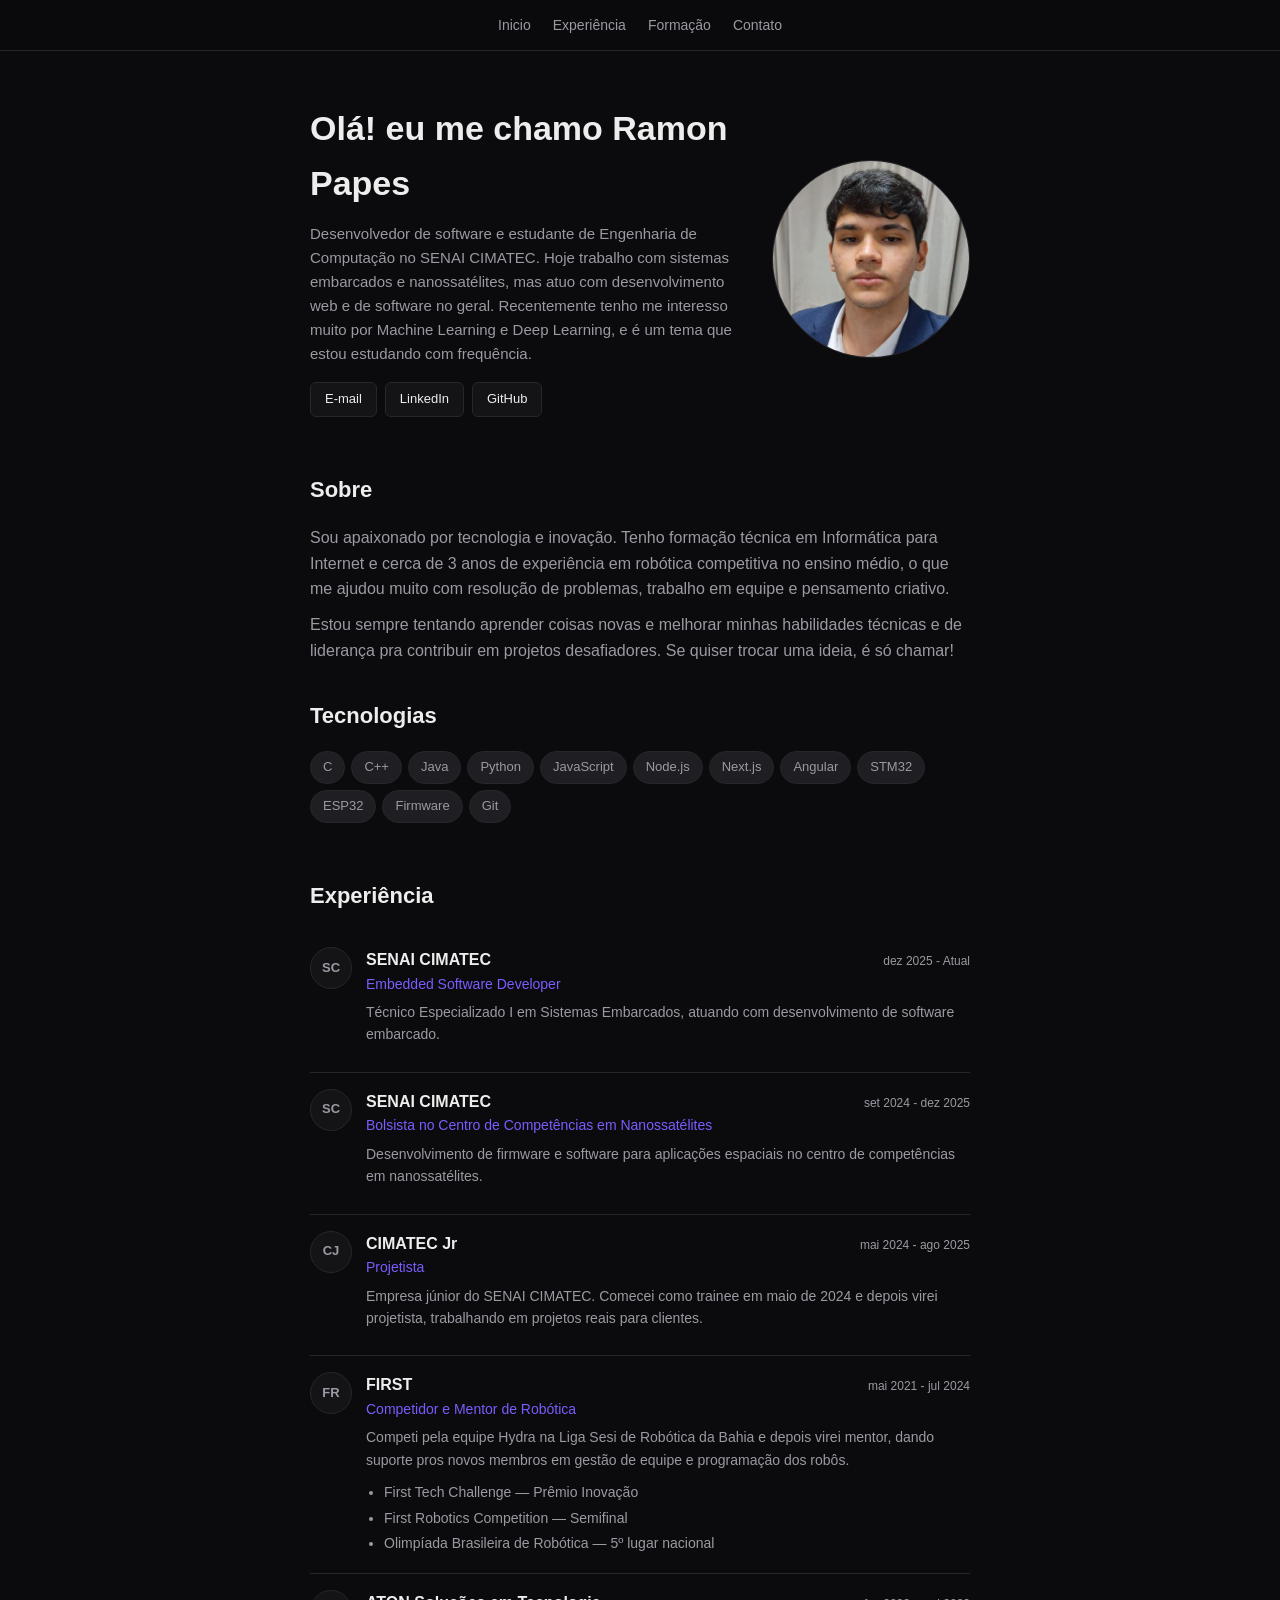
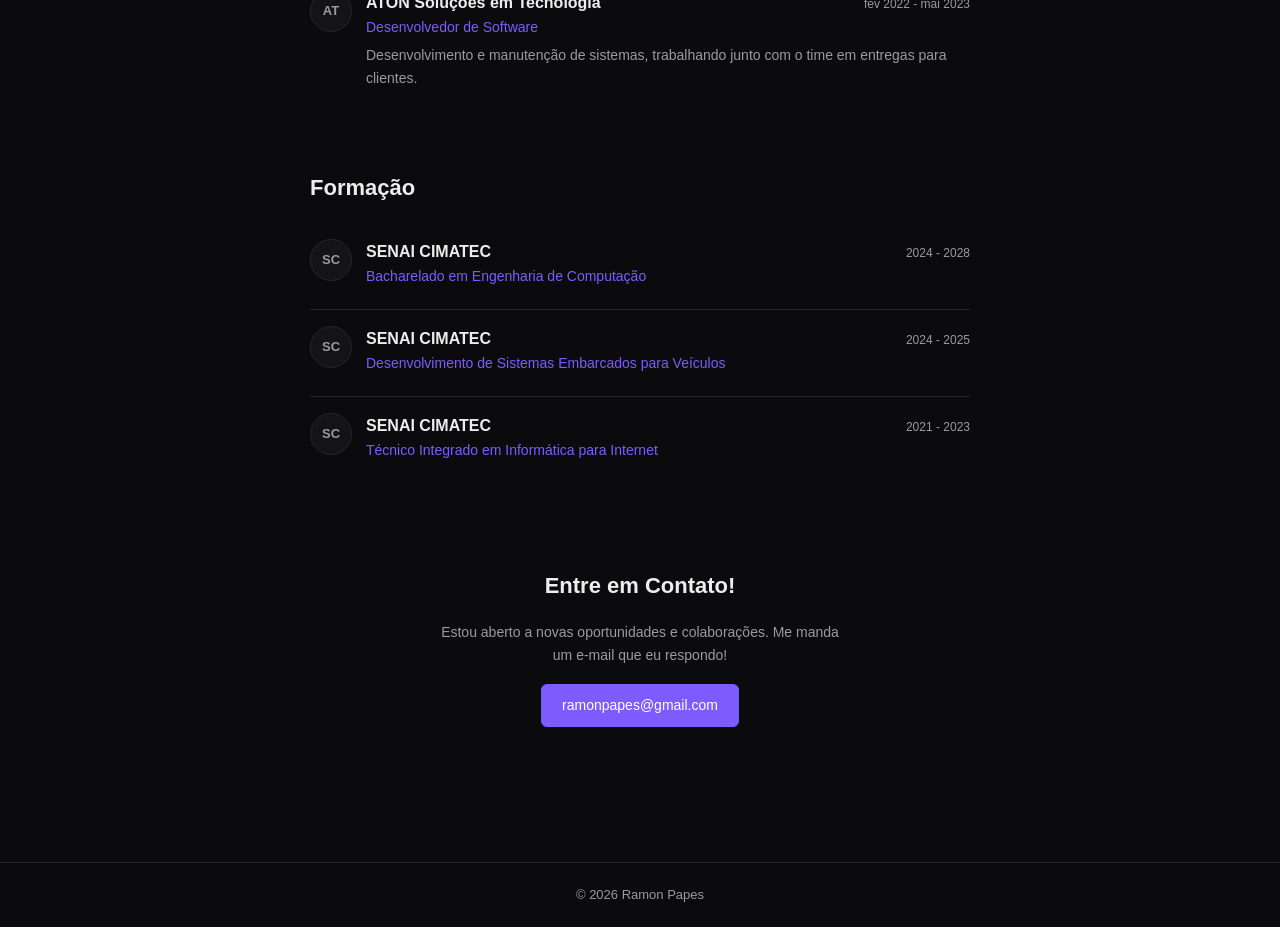
<file: index.html>
<!DOCTYPE html>
<html lang="pt-br">

<head>
  <meta charset="UTF-8">
  <meta name="viewport" content="width=device-width, initial-scale=1.0">
  <title>Ramon Papes | Portfolio</title>

  <link rel="stylesheet" href="./src/css/style.css">
</head>

<body>

  <header class="topo">
    <nav class="menu">
      <a href="#inicio">Inicio</a>
      <a href="#experiencia">Experiência</a>
      <a href="#formacao">Formação</a>
      <a href="#contato">Contato</a>
    </nav>
  </header>


  <main class="container" id="inicio">

    <section class="apresentacao">
      <div class="apresentacao-texto">
        <h1>Olá! eu me chamo Ramon Papes</h1>
        <p class="subtitulo">
          Desenvolvedor de software e estudante de Engenharia de Computação
          no SENAI CIMATEC. Hoje trabalho com sistemas embarcados e
          nanossatélites, mas atuo com desenvolvimento web e de software no geral.
          Recentemente tenho me interesso muito por Machine Learning e Deep Learning,
          e é um tema que estou estudando com frequência.
        </p>

        <div class="redes">
          <a href="mailto:ramonpapes@gmail.com" class="btn">E-mail</a>
          <a href="https://www.linkedin.com/in/ramonpapes-84308323a" target="_blank" class="btn">LinkedIn</a>
          <a href="https://github.com/RamonPapes" class="btn">GitHub</a>
        </div>
      </div>
      <div class="foto"><img src="assets/profile.png" alt="Foto de Ramon Papes"></div>
    </section>

    <section id="sobre">
      <h2>Sobre</h2>
      <p>
        Sou apaixonado por tecnologia e inovação. Tenho formação técnica em
        Informática para Internet e cerca de 3 anos de experiência em robótica
        competitiva no ensino médio, o que me ajudou muito com resolução de
        problemas, trabalho em equipe e pensamento criativo.
      </p>
      <p>
        Estou sempre tentando aprender coisas novas e melhorar minhas
        habilidades técnicas e de liderança pra contribuir em projetos
        desafiadores. Se quiser trocar uma ideia, é só chamar!
      </p>

      <h2 class="titulo-skills">Tecnologias</h2>
      <div class="tags tags-grandes">
        <span>C</span>
        <span>C++</span>
        <span>Java</span>
        <span>Python</span>
        <span>JavaScript</span>
        <span>Node.js</span>
        <span>Next.js</span>
        <span>Angular</span>
        <span>STM32</span>
        <span>ESP32</span>
        <span>Firmware</span>
        <span>Git</span>
      </div>
    </section>


    <section id="experiencia">
      <h2>Experiência</h2>

      <div class="card-exp">
        <div class="logo">SC</div>
        <div class="info">
          <div class="linha-topo">
            <h3>SENAI CIMATEC</h3>
            <span class="data">dez 2025 - Atual</span>
          </div>
          <p class="cargo">Embedded Software Developer</p>
          <p>
            Técnico Especializado I em Sistemas Embarcados, atuando com
            desenvolvimento de software embarcado.
          </p>
        </div>
      </div>

      <div class="card-exp">
        <div class="logo">SC</div>
        <div class="info">
          <div class="linha-topo">
            <h3>SENAI CIMATEC</h3>
            <span class="data">set 2024 - dez 2025</span>
          </div>
          <p class="cargo">Bolsista no Centro de Competências em Nanossatélites</p>
          <p>
            Desenvolvimento de firmware e software para aplicações espaciais
            no centro de competências em nanossatélites.
          </p>
        </div>
      </div>

      <div class="card-exp">
        <div class="logo">CJ</div>
        <div class="info">
          <div class="linha-topo">
            <h3>CIMATEC Jr</h3>
            <span class="data">mai 2024 - ago 2025</span>
          </div>
          <p class="cargo">Projetista</p>
          <p>
            Empresa júnior do SENAI CIMATEC. Comecei como trainee em maio de
            2024 e depois virei projetista, trabalhando em projetos reais
            para clientes.
          </p>
        </div>
      </div>

      <div class="card-exp">
        <div class="logo">FR</div>
        <div class="info">
          <div class="linha-topo">
            <h3>FIRST</h3>
            <span class="data">mai 2021 - jul 2024</span>
          </div>
          <p class="cargo">Competidor e Mentor de Robótica</p>
          <p>
            Competi pela equipe Hydra na Liga Sesi de Robótica da Bahia e
            depois virei mentor, dando suporte pros novos membros em gestão
            de equipe e programação dos robôs.
          </p>
          <ul>
            <li>First Tech Challenge — Prêmio Inovação</li>
            <li>First Robotics Competition — Semifinal</li>
            <li>Olimpíada Brasileira de Robótica — 5º lugar nacional</li>
          </ul>
        </div>
      </div>

      <div class="card-exp">
        <div class="logo">AT</div>
        <div class="info">
          <div class="linha-topo">
            <h3>ATON Soluções em Tecnologia</h3>
            <span class="data">fev 2022 - mai 2023</span>
          </div>
          <p class="cargo">Desenvolvedor de Software</p>
          <p>
            Desenvolvimento e manutenção de sistemas, trabalhando junto com o
            time em entregas para clientes.
          </p>
        </div>
      </div>
    </section>

    <section id="formacao">
      <h2>Formação</h2>

      <div class="card-exp">
        <div class="logo">SC</div>
        <div class="info">
          <div class="linha-topo">
            <h3>SENAI CIMATEC</h3>
            <span class="data">2024 - 2028</span>
          </div>
          <p class="cargo">Bacharelado em Engenharia de Computação</p>
        </div>
      </div>

      <div class="card-exp">
        <div class="logo">SC</div>
        <div class="info">
          <div class="linha-topo">
            <h3>SENAI CIMATEC</h3>
            <span class="data">2024 - 2025</span>
          </div>
          <p class="cargo">Desenvolvimento de Sistemas Embarcados para Veículos</p>
        </div>
      </div>

      <div class="card-exp">
        <div class="logo">SC</div>
        <div class="info">
          <div class="linha-topo">
            <h3>SENAI CIMATEC</h3>
            <span class="data">2021 - 2023</span>
          </div>
          <p class="cargo">Técnico Integrado em Informática para Internet</p>
        </div>
      </div>
    </section>

    <section id="contato" class="contato">
      <h2>Entre em Contato!</h2>
      <p>
        Estou aberto a novas oportunidades e colaborações. Me manda um e-mail
        que eu respondo!
      </p>
      <a href="mailto:ramonpapes@gmail.com" class="btn btn-destaque">ramonpapes@gmail.com</a>
    </section>

  </main>

  <footer>
    <p>© 2026 Ramon Papes</p>
  </footer>

</body>

</html>
</file>
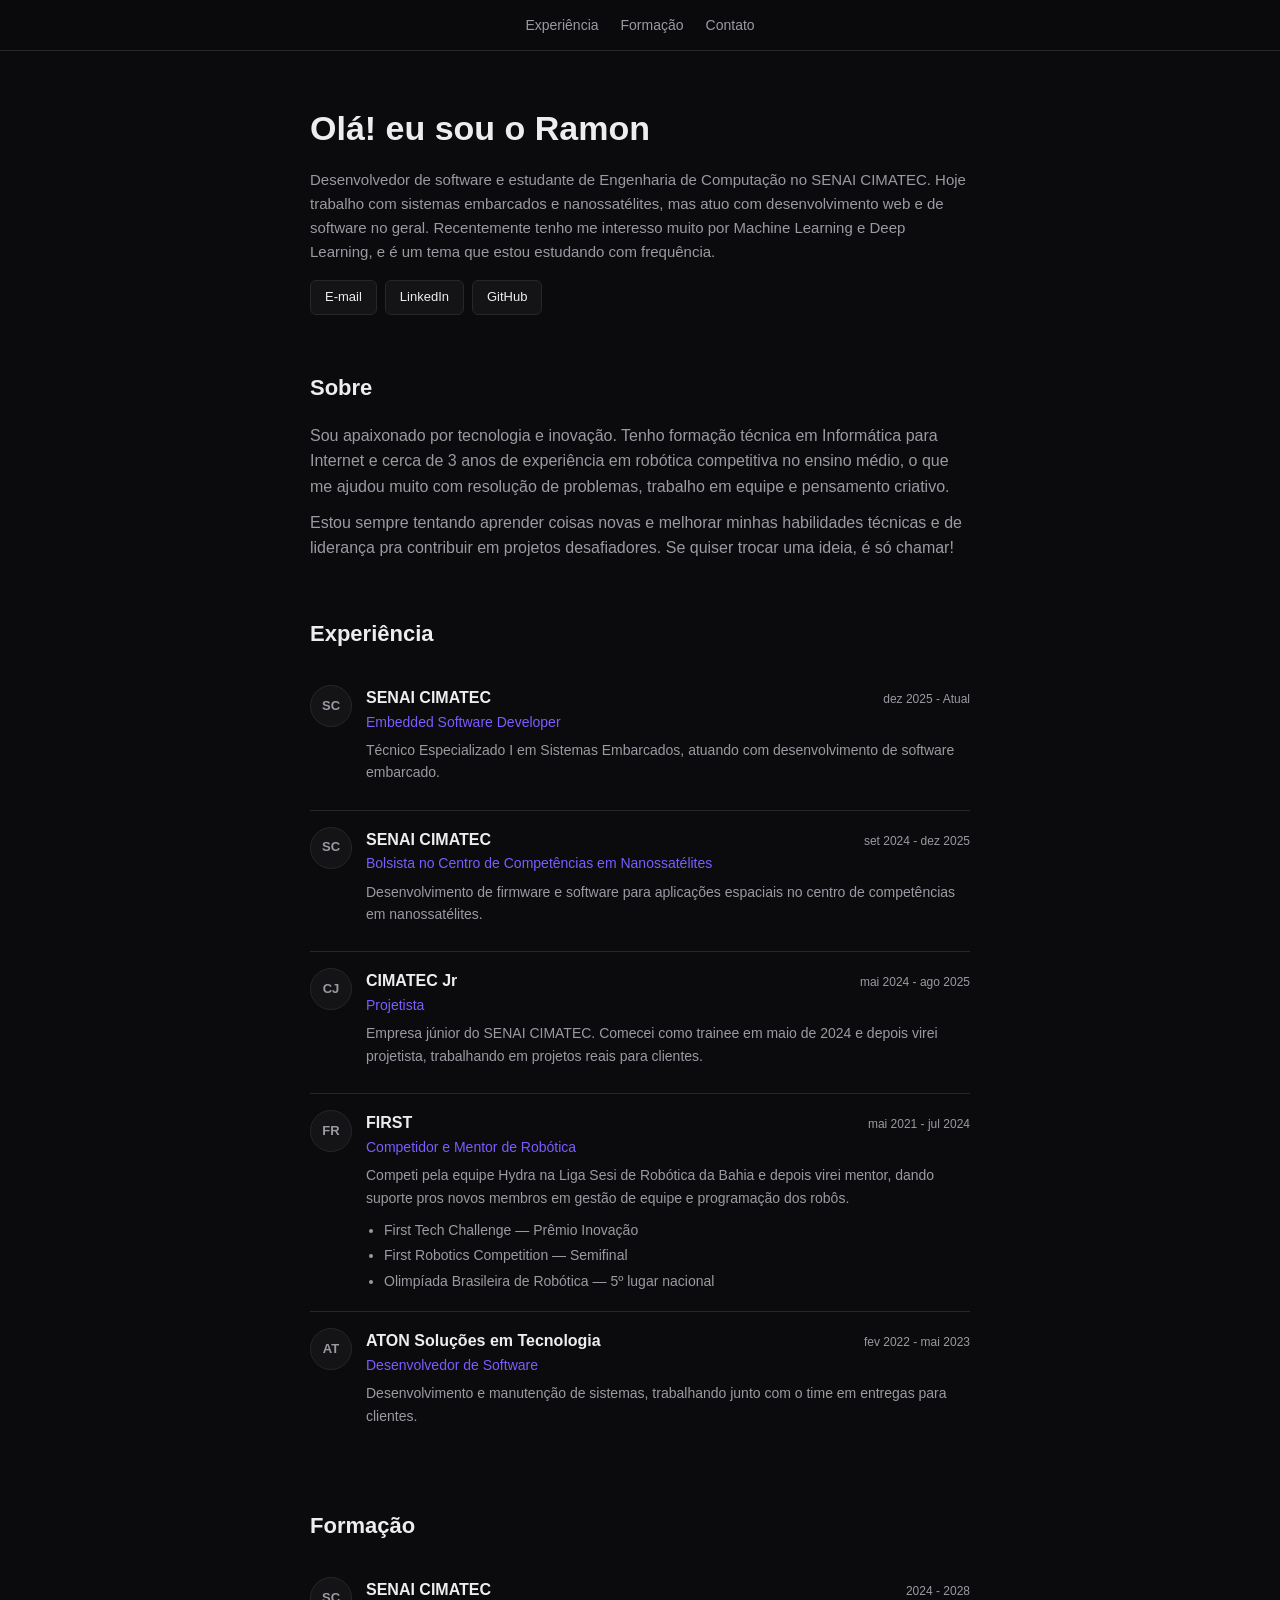
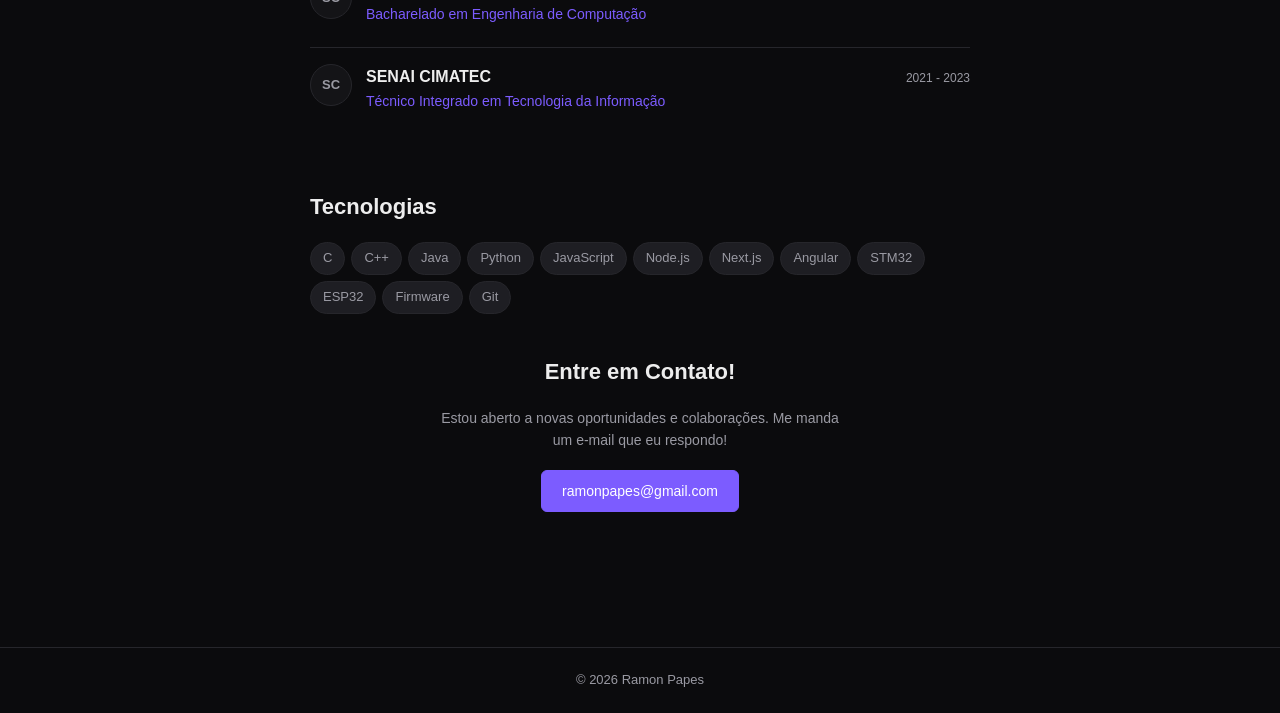
<file: src/html/index.html>
<!DOCTYPE html>
<html lang="pt-br">
<head>
  <meta charset="UTF-8">
  <meta name="viewport" content="width=device-width, initial-scale=1.0">
  <title>Ramon Papes | Portfolio</title>

  <link rel="stylesheet" href="../css/style.css">
</head>
<body>

  <header class="topo">
    <nav class="menu">
      <a href="#experiencia">Experiência</a>
      <a href="#formacao">Formação</a>
      <a href="#contato">Contato</a>
    </nav>
  </header>


  <main class="container">

    <section class="apresentacao">
      <div class="apresentacao-texto">
        <h1>Olá! eu sou o Ramon</h1>
        <p class="subtitulo">
          Desenvolvedor de software e estudante de Engenharia de Computação
          no SENAI CIMATEC. Hoje trabalho com sistemas embarcados e
          nanossatélites, mas atuo com desenvolvimento web e de software no geral.
          Recentemente tenho me interesso muito por Machine Learning e Deep Learning,
          e é um tema que estou estudando com frequência. 
        </p>

        <div class="redes">
          <a href="mailto:ramonpapes@gmail.com" class="btn">E-mail</a>
          <a href="https://www.linkedin.com/in/ramonpapes-84308323a" target="_blank" class="btn">LinkedIn</a>
          <a href="https://github.com/RamonPapes" class="btn">GitHub</a>
        </div>
      </div>
      <!-- <div class="foto"></div> -->
    </section>


    <section id="sobre">
      <h2>Sobre</h2>
      <p>
        Sou apaixonado por tecnologia e inovação. Tenho formação técnica em
        Informática para Internet e cerca de 3 anos de experiência em robótica
        competitiva no ensino médio, o que me ajudou muito com resolução de
        problemas, trabalho em equipe e pensamento criativo.
      </p>
      <p>
        Estou sempre tentando aprender coisas novas e melhorar minhas
        habilidades técnicas e de liderança pra contribuir em projetos
        desafiadores. Se quiser trocar uma ideia, é só chamar!
      </p>
    </section>


    <section id="experiencia">
      <h2>Experiência</h2>

      <div class="card-exp">
        <div class="logo">SC</div>
        <div class="info">
          <div class="linha-topo">
            <h3>SENAI CIMATEC</h3>
            <span class="data">dez 2025 - Atual</span>
          </div>
          <p class="cargo">Embedded Software Developer</p>
          <p>
            Técnico Especializado I em Sistemas Embarcados, atuando com
            desenvolvimento de software embarcado.
          </p>
        </div>
      </div>

      <div class="card-exp">
        <div class="logo">SC</div>
        <div class="info">
          <div class="linha-topo">
            <h3>SENAI CIMATEC</h3>
            <span class="data">set 2024 - dez 2025</span>
          </div>
          <p class="cargo">Bolsista no Centro de Competências em Nanossatélites</p>
          <p>
            Desenvolvimento de firmware e software para aplicações espaciais
            no centro de competências em nanossatélites.
          </p>
        </div>
      </div>

      <div class="card-exp">
        <div class="logo">CJ</div>
        <div class="info">
          <div class="linha-topo">
            <h3>CIMATEC Jr</h3>
            <span class="data">mai 2024 - ago 2025</span>
          </div>
          <p class="cargo">Projetista</p>
          <p>
            Empresa júnior do SENAI CIMATEC. Comecei como trainee em maio de
            2024 e depois virei projetista, trabalhando em projetos reais
            para clientes.
          </p>
        </div>
      </div>

      <div class="card-exp">
        <div class="logo">FR</div>
        <div class="info">
          <div class="linha-topo">
            <h3>FIRST</h3>
            <span class="data">mai 2021 - jul 2024</span>
          </div>
          <p class="cargo">Competidor e Mentor de Robótica</p>
          <p>
            Competi pela equipe Hydra na Liga Sesi de Robótica da Bahia e
            depois virei mentor, dando suporte pros novos membros em gestão
            de equipe e programação dos robôs.
          </p>
          <ul>
            <li>First Tech Challenge — Prêmio Inovação</li>
            <li>First Robotics Competition — Semifinal</li>
            <li>Olimpíada Brasileira de Robótica — 5º lugar nacional</li>
          </ul>
        </div>
      </div>

      <div class="card-exp">
        <div class="logo">AT</div>
        <div class="info">
          <div class="linha-topo">
            <h3>ATON Soluções em Tecnologia</h3>
            <span class="data">fev 2022 - mai 2023</span>
          </div>
          <p class="cargo">Desenvolvedor de Software</p>
          <p>
            Desenvolvimento e manutenção de sistemas, trabalhando junto com o
            time em entregas para clientes.
          </p>
        </div>
      </div>
    </section>

    <section id="formacao">
      <h2>Formação</h2>

      <div class="card-exp">
        <div class="logo">SC</div>
        <div class="info">
          <div class="linha-topo">
            <h3>SENAI CIMATEC</h3>
            <span class="data">2024 - 2028</span>
          </div>
          <p class="cargo">Bacharelado em Engenharia de Computação</p>
        </div>
      </div>

      <div class="card-exp">
        <div class="logo">SC</div>
        <div class="info">
          <div class="linha-topo">
            <h3>SENAI CIMATEC</h3>
            <span class="data">2021 - 2023</span>
          </div>
          <p class="cargo">Técnico Integrado em Tecnologia da Informação</p>
        </div>
      </div>
    </section>

      <h2 class="titulo-skills">Tecnologias</h2>
      <div class="tags tags-grandes">
        <span>C</span>
        <span>C++</span>
        <span>Java</span>
        <span>Python</span>
        <span>JavaScript</span>
        <span>Node.js</span>
        <span>Next.js</span>
        <span>Angular</span>
        <span>STM32</span>
        <span>ESP32</span>
        <span>Firmware</span>
        <span>Git</span>
      </div>
    </section>

    <section id="contato" class="contato">
      <h2>Entre em Contato!</h2>
      <p>
        Estou aberto a novas oportunidades e colaborações. Me manda um e-mail
        que eu respondo!
      </p>
      <a href="mailto:ramonpapes@gmail.com" class="btn btn-destaque">ramonpapes@gmail.com</a>
    </section>

  </main>

  <footer>
    <p>© 2026 Ramon Papes</p>
  </footer>

</body>
</html>
</file>
<file: src/css/style.css>
* {
  margin: 0;
  padding: 0;
  box-sizing: border-box;
}

:root {
  --fundo: #0b0b0d;
  --fundo-card: #141417;
  --borda: #26262b;
  --texto: #ededed;
  --texto-fraco: #9a9aa3;
  --destaque: #7c5cff;
}

html {
  scroll-behavior: smooth;
}

body {
  background-color: var(--fundo);
  color: var(--texto);
  font-family: "Segoe UI", Arial, Helvetica, sans-serif;
  line-height: 1.6;
  font-size: 16px;
}


.topo {
  position: sticky;
  top: 0;
  background-color: rgba(11, 11, 13, 0.85);
  border-bottom: 1px solid var(--borda);
  z-index: 10;
}

.menu {
  max-width: 700px;
  margin: 0 auto;
  padding: 14px 20px;
  display: flex;
  gap: 22px;
  justify-content: center;
  flex-wrap: wrap;
}

.menu a {
  color: var(--texto-fraco);
  text-decoration: none;
  font-size: 14px;
}

.menu a:hover {
  color: var(--texto);
}

.container {
  max-width: 700px;
  margin: 0 auto;
  padding: 50px 20px;
}

section {
  margin-bottom: 55px;
}

h2 {
  font-size: 22px;
  margin-bottom: 18px;
}

h3 {
  font-size: 16px;
}

p {
  color: var(--texto-fraco);
  margin-bottom: 10px;
}


.apresentacao {
  display: flex;
  align-items: center;
  justify-content: space-between;
  gap: 25px;
}

.apresentacao-texto {
  flex: 1;
}

.apresentacao h1 {
  font-size: 34px;
  margin-bottom: 12px;
}

.subtitulo {
  font-size: 15px;
}

.foto {
  width: 30%;
  height: 30%;
  border-radius: 50%;
  background-color: var(--fundo-card);
  border: 1px solid var(--borda);
  display: flex;
  align-items: center;
  justify-content: center;
  font-size: 30px;
  font-weight: bold;
  color: var(--destaque);
  flex-shrink: 0;
}

.foto img{
  width: 100%;
  height: 100%;
  border-radius: 50%;
}

.redes {
  margin-top: 16px;
  display: flex;
  gap: 8px;
  flex-wrap: wrap;
}

.btn {
  display: inline-block;
  padding: 6px 14px;
  border: 1px solid var(--borda);
  border-radius: 6px;
  background-color: var(--fundo-card);
  color: var(--texto);
  text-decoration: none;
  font-size: 13px;
}

.btn:hover {
  border-color: var(--destaque);
  color: var(--destaque);
}

.card-exp {
  display: flex;
  gap: 14px;
  padding: 16px 0;
  border-bottom: 1px solid var(--borda);
}

.card-exp:last-child {
  border-bottom: none;
}

.logo {
  width: 42px;
  height: 42px;
  border-radius: 50%;
  background-color: var(--fundo-card);
  border: 1px solid var(--borda);
  display: flex;
  align-items: center;
  justify-content: center;
  font-size: 13px;
  font-weight: bold;
  color: var(--texto-fraco);
  flex-shrink: 0;
}

.info {
  flex: 1;
}

.linha-topo {
  display: flex;
  justify-content: space-between;
  align-items: baseline;
  gap: 10px;
}

.data {
  font-size: 12px;
  color: var(--texto-fraco);
  white-space: nowrap;
}

.cargo {
  font-size: 14px;
  color: var(--destaque);
  margin-bottom: 6px;
}

.info p {
  font-size: 14px;
}

.info ul {
  margin-top: 8px;
  padding-left: 18px;
  color: var(--texto-fraco);
  font-size: 14px;
}

.info li {
  margin-bottom: 3px;
}

.tags {
  display: flex;
  flex-wrap: wrap;
  gap: 6px;
  margin: 10px 0;
}

.tags span {
  font-size: 11px;
  padding: 3px 8px;
  border-radius: 20px;
  background-color: #1e1e23;
  border: 1px solid var(--borda);
  color: var(--texto-fraco);
}

.tags-grandes span {
  font-size: 13px;
  padding: 5px 12px;
}

.titulo-skills {
  margin-top: 35px;
}

.contato {
  text-align: center;
  padding: 30px 0;
}

.contato p {
  max-width: 420px;
  margin: 0 auto 18px auto;
  font-size: 14px;
}

.btn-destaque {
  background-color: var(--destaque);
  border-color: var(--destaque);
  color: #fff;
  padding: 9px 20px;
  font-size: 14px;
}

.btn-destaque:hover {
  opacity: 0.85;
  color: #fff;
}

footer {
  border-top: 1px solid var(--borda);
  text-align: center;
  padding: 22px 20px;
}

footer p {
  font-size: 13px;
  margin: 0;
}


@media (max-width: 600px) {

  .apresentacao {
    flex-direction: column-reverse;
    align-items: flex-start;
    gap: 18px;
  }

  .apresentacao h1 {
    font-size: 27px;
  }

  .linha-topo {
    flex-direction: column;
    gap: 2px;
  }

  .menu {
    gap: 14px;
    font-size: 13px;
  }

}
</file>
